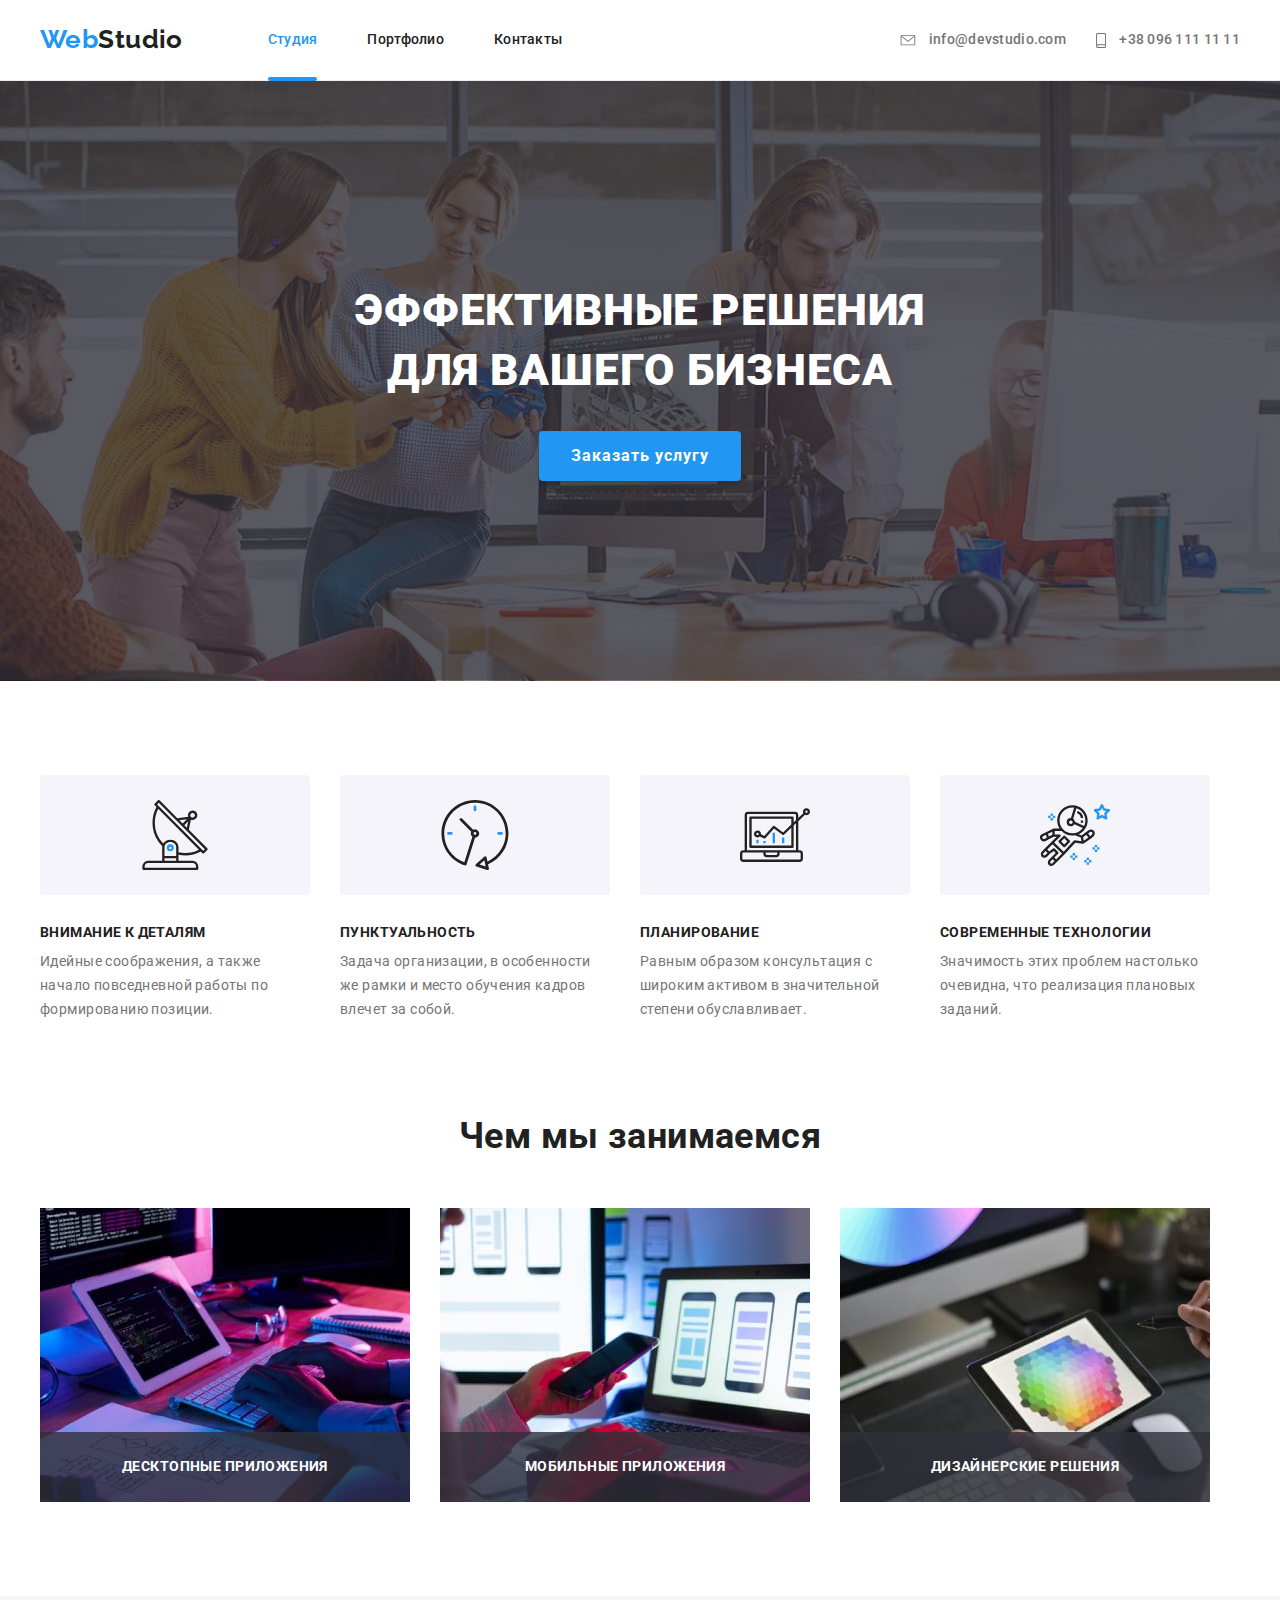
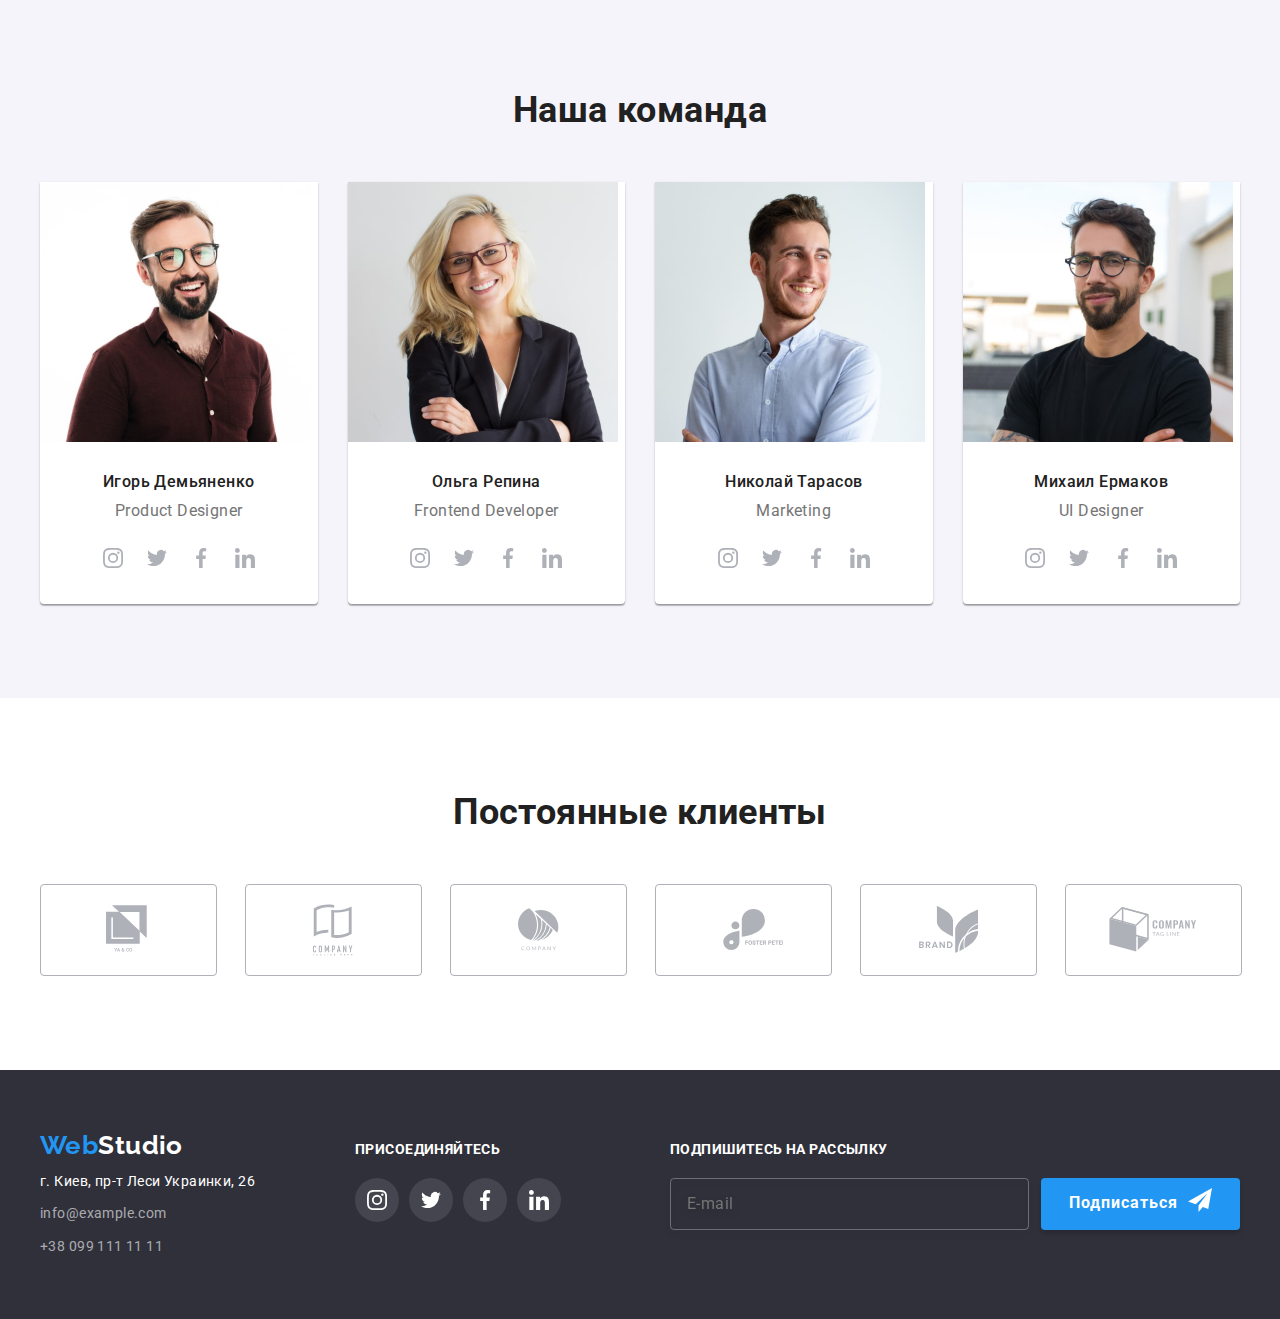
<file: index.html>
<!DOCTYPE html>
<html lang="ru">
  <head>
    <meta charset="UTF-8" />
    <meta name="viewport" content="width=device-width, initial-scale=1.0" />
    <title>goit-markup-hw-05</title>
    <link
      href="https://fonts.googleapis.com/css2?family=Raleway:wght@700&family=Roboto:wght@400;500;700;900&display=swap"
      rel="stylesheet"
    />
    <link rel="stylesheet" href="./css/main.min.css" />
  </head>
  <body>
    <!--Шапка-->
    <header class="page-header">
      <div class="container main-nav">
        <nav class="menu-nav">
          <a href="./index.html" class="logo"
            ><span class="text">Web</span>Studio</a
          >
          <ul class="site-nav list">
            <li class="item current">
              <a href="./index.html" class="link">Студия</a>
            </li>
            <li class="item">
              <a href="./portfolio.html" class="link">Портфолио</a>
            </li>
            <li class="item">
              <a href="" class="link">Контакты</a>
            </li>
          </ul>
        </nav>
        <ul class="contact-nav list">
          <li class="item">
            <a href="mailto:info@devstudio.com" class="link">
              <svg class="link-icon icon-envelope">
                <use href="./images/sprint.svg#icon-envelope"></use>
              </svg>
              info@devstudio.com
            </a>
          </li>
          <li class="item">
            <a href="tel:+380961111111" class="link">
              <svg class="link-icon icon-smartphone">
                <use href="./images/sprint.svg#icon-smartphone"></use>
              </svg>
              +38 096 111 11 11
            </a>
          </li>
        </ul>
      </div>
    </header>
    <main>
      <!--Герой-->
      <div class="overlay">
        <section class="hero">
          <h1 class="hero-title">
            эффективные решения для вашего бизнеса
          </h1>
          <button class="btn" type="button" data-modal-open>
            Заказать услугу
          </button>
        </section>
      </div>
      <!--Преимущества-->
      <section class="section feature-section">
        <div class="container">
          <h2 class="section-title invisible">Наши преимущества</h2>
          <ul class="feature-list list">
            <li class="item">
              <div class="icon-feature">
                <svg class="antenna">
                  <use href="./images/sprint.svg#icon-antenna1"></use>
                </svg>
              </div>
              <h3 class="title">Внимание к деталям</h3>
              <p class="text">
                Идейные соображения, а также начало повседневной работы по
                формированию позиции.
              </p>
            </li>
            <li class="item">
              <div class="icon-feature">
                <svg class="antenna">
                  <use
                    href="./images/sprint.svg#icon-clock1"
                    width="70px"
                    height="70px"
                  ></use>
                </svg>
              </div>
              <h3 class="title">Пунктуальность</h3>
              <p class="text">
                Задача организации, в особенности же рамки и место обучения
                кадров влечет за собой.
              </p>
            </li>
            <li class="item">
              <div class="icon-feature">
                <svg class="antenna">
                  <use
                    href="./images/sprint.svg#icon-diagram1"
                    width="70px"
                    height="70px"
                  ></use>
                </svg>
              </div>
              <h3 class="title">Планирование</h3>
              <p class="text">
                Равным образом консультация с широким активом в значительной
                степени обуславливает.
              </p>
            </li>
            <li class="item">
              <div class="icon-feature">
                <svg class="antenna">
                  <use
                    href="./images/sprint.svg#icon-astronaut1"
                    width="70px"
                    height="70px"
                  ></use>
                </svg>
              </div>
              <h3 class="title">Современные технологии</h3>
              <p class="text">
                Значимость этих проблем настолько очевидна, что реализация
                плановых заданий.
              </p>
            </li>
          </ul>
        </div>
      </section>
      <!--Чем мы занимаемся-->
      <section class="section">
        <div class="container work">
          <h2 class="section-title">Чем мы занимаемся</h2>
          <ul class="work-list list">
            <li class="item">
              <img
                src="./images/img05.jpg"
                alt="Десктопные приложения"
                width="370"
                height="294"
              />
              <h3 class="title">Десктопные приложения</h3>
            </li>
            <li class="item">
              <img
                src="./images/img06.jpg"
                alt="Мобильные приложения"
                width="370"
                height="294"
              />
              <h3 class="title">Мобильные приложения</h3>
            </li>
            <li class="item">
              <img
                src="./images/img07.jpg"
                alt="Дизайнерские решения"
                width="370"
                height="294"
              />
              <h3 class="title">Дизайнерские решения</h3>
            </li>
          </ul>
        </div>
      </section>
      <!--Наша команда-->
      <section class="section team">
        <div class="container">
          <h2 class="section-title">Наша команда</h2>
          <ul class="team-list list">
            <li class="item">
              <img
                class="photo"
                src="./images/img01.jpg"
                alt="Игорь Демьяненко"
                width="270"
                height="260"
              />
              <div class="team-inform">
                <h3 class="title">Игорь Демьяненко</h3>
                <p class="text">Product Designer</p>
                <ul class="socials list">
                  <li class="socials-link">
                    <a href="#" class="link" aria-label="ссылка на instagram">
                      <svg class="icon-socials">
                        <use href="./images/sprint.svg#icon-instagram"></use>
                      </svg>
                    </a>
                  </li>
                  <li class="socials-link">
                    <a href="#" class="link" aria-label="ссылка на twitter">
                      <svg class="icon-socials">
                        <use href="./images/sprint.svg#icon-twitter"></use>
                      </svg>
                    </a>
                  </li>
                  <li class="socials-link">
                    <a href="#" class="link" aria-label="ссылка на facebook">
                      <svg class="icon-socials">
                        <use href="./images/sprint.svg#icon-facebook"></use>
                      </svg>
                    </a>
                  </li>
                  <li class="socials-link">
                    <a href="#" class="link" aria-label="ссылка на linkedin">
                      <svg class="icon-socials">
                        <use href="./images/sprint.svg#icon-linkedin"></use>
                      </svg>
                    </a>
                  </li>
                </ul>
              </div>
            </li>
            <li class="item">
              <img
                class="photo"
                src="./images/img02.jpg"
                alt="Ольга Репина"
                width="270"
                height="260"
              />
              <div class="team-inform">
                <h3 class="title">Ольга Репина</h3>
                <p class="text">Frontend Developer</p>
                <ul class="socials list">
                  <li class="socials-link">
                    <a href="#" class="link" aria-label="ссылка на instagram">
                      <svg class="icon-socials">
                        <use href="./images/sprint.svg#icon-instagram"></use>
                      </svg>
                    </a>
                  </li>
                  <li class="socials-link">
                    <a href="" class="link" aria-label="ссылка на twitter">
                      <svg class="icon-socials">
                        <use href="./images/sprint.svg#icon-twitter"></use>
                      </svg>
                    </a>
                  </li>
                  <li class="socials-link">
                    <a href="#" class="link" aria-label="ссылка на facebook">
                      <svg class="icon-socials">
                        <use href="./images/sprint.svg#icon-facebook"></use>
                      </svg>
                    </a>
                  </li>
                  <li class="socials-link">
                    <a href="#" class="link" aria-label="ссылка на linkedin">
                      <svg class="icon-socials">
                        <use href="./images/sprint.svg#icon-linkedin"></use>
                      </svg>
                    </a>
                  </li>
                </ul>
              </div>
            </li>
            <li class="item">
              <img
                class="photo"
                src="./images/img03.jpg"
                alt="Николай Тарасов"
                width="270"
                height="260"
              />
              <div class="team-inform">
                <h3 class="title">Николай Тарасов</h3>
                <p class="text">Marketing</p>
                <ul class="socials list">
                  <li class="socials-link">
                    <a href="#" class="link" aria-label="ссылка на instagram">
                      <svg class="icon-socials">
                        <use href="./images/sprint.svg#icon-instagram"></use>
                      </svg>
                    </a>
                  </li>
                  <li class="socials-link">
                    <a href="#" class="link" aria-label="ссылка на twitter">
                      <svg class="icon-socials">
                        <use href="./images/sprint.svg#icon-twitter"></use>
                      </svg>
                    </a>
                  </li>
                  <li class="socials-link">
                    <a href="#" class="link" aria-label="ссылка на facebook">
                      <svg class="icon-socials">
                        <use href="./images/sprint.svg#icon-facebook"></use>
                      </svg>
                    </a>
                  </li>
                  <li class="socials-link">
                    <a href="#" class="link" aria-label="ссылка на linkedin">
                      <svg class="icon-socials">
                        <use href="./images/sprint.svg#icon-linkedin"></use>
                      </svg>
                    </a>
                  </li>
                </ul>
              </div>
            </li>
            <li class="item">
              <img
                class="photo"
                src="./images/img04.jpg"
                alt="Михаил Ермаков"
                width="270"
                height="260"
              />
              <div class="team-inform">
                <h3 class="title">Михаил Ермаков</h3>
                <p class="text">UI Designer</p>
                <ul class="socials list">
                  <li class="socials-link">
                    <a href="#" class="link" aria-label="ссылка на instagram">
                      <svg class="icon-socials">
                        <use href="./images/sprint.svg#icon-instagram"></use>
                      </svg>
                    </a>
                  </li>
                  <li class="socials-link">
                    <a href="#" class="link" aria-label="ссылка на twitter">
                      <svg class="icon-socials">
                        <use href="./images/sprint.svg#icon-twitter"></use>
                      </svg>
                    </a>
                  </li>
                  <li class="socials-link">
                    <a href="#" class="link" aria-label="ссылка на facebook">
                      <svg class="icon-socials">
                        <use href="./images/sprint.svg#icon-facebook"></use>
                      </svg>
                    </a>
                  </li>
                  <li class="socials-link">
                    <a href="#" class="link" aria-label="ссылка на linkedin">
                      <svg class="icon-socials">
                        <use href="./images/sprint.svg#icon-linkedin"></use>
                      </svg>
                    </a>
                  </li>
                </ul>
              </div>
            </li>
          </ul>
        </div>
      </section>
      <!-- постоянные клиенты -->
      <section class="section">
        <div class="container">
          <h2 class="section-title">Постоянные клиенты</h2>
          <ul class="client-list list">
            <li class="item">
              <a class="link-customer" href="#">
                <svg class="icon-customer" width="45" height="50">
                  <use href="./images/sprint.svg#icon-customer1"></use>
                </svg>
              </a>
            </li>
            <li class="item">
              <a class="link-customer" href="#"
                ><svg class="icon-customer" width="40" height="52">
                  <use href="./images/sprint.svg#icon-customer2"></use>
                </svg>
              </a>
            </li>
            <li class="item">
              <a class="link-customer" href="#"
                ><svg class="icon-customer" width="41" height="43">
                  <use href="./images/sprint.svg#icon-customer3"></use>
                </svg>
              </a>
            </li>
            <li class="item">
              <a class="link-customer" href="#"
                ><svg class="icon-customer" width="80" height="42">
                  <use href="./images/sprint.svg#icon-customer4"></use>
                </svg>
              </a>
            </li>
            <li class="item">
              <a class="link-customer" href="#"
                ><svg class="icon-customer" width="59" height="47">
                  <use href="./images/sprint.svg#icon-customer5"></use>
                </svg>
              </a>
            </li>
            <li class="item">
              <a class="link-customer" href="#"
                ><svg class="icon-customer" width="88" height="45">
                  <use href="./images/sprint.svg#icon-customer6"></use>
                </svg>
              </a>
            </li>
          </ul>
        </div>
      </section>
    </main>
    <footer class="footer-page">
      <div class="container">
        <div class="address">
          <a class="home-page" href="./index.html"
            ><span class="text">Web</span>Studio</a
          >
          <address class="address-text">
            <span class="text">г. Киев, пр-т Леси Украинки, 26 </span>
            <a href="mailto:info@example.com" class="link">info@example.com</a>
            <a href="tel:+380991111111" class="link">+38 099 111 11 11</a>
          </address>
        </div>
        <div class="socials-link">
          <b class="title-link">присоединяйтесь</b>
          <ul class="socials-list list">
            <li class="item footer-item">
              <a href="#" class="link" aria-label="ссылка на instagram">
                <svg class="footer-icon">
                  <use href="./images/sprint.svg#icon-instagram"></use>
                </svg>
              </a>
            </li>
            <li class="item footer-item">
              <a href="#" class="link" aria-label="ссылка на twitter">
                <svg class="footer-icon">
                  <use href="./images/sprint.svg#icon-twitter"></use>
                </svg>
              </a>
            </li>
            <li class="item footer-item">
              <a href="#" class="link" aria-label="ссылка на facebook">
                <svg class="footer-icon">
                  <use href="./images/sprint.svg#icon-facebook"></use>
                </svg>
              </a>
            </li>
            <li class="item footer-item">
              <a href="#" class="link" aria-label="ссылка на linkedin">
                <svg class="footer-icon">
                  <use href="./images/sprint.svg#icon-linkedin"></use>
                </svg>
              </a>
            </li>
          </ul>
        </div>
        <div class="subscription">
          <b class="text">Подпишитесь на рассылку</b>
          <form class="subscription-box js-speaker-form">
            <input
              type="email"
              name="email"
              id="email"
              placeholder="E-mail"
              class="email-input"
              autocomplete="off"
            />
            <button type="submit" class="btn-submit">
              Подписаться
              <svg class="icon-telegram">
                <use href="./images/sprint.svg#icon-icontelegram"></use>
              </svg>
            </button>
          </form>
        </div>
      </div>
    </footer>

    <!-- ===== МОДАЛЬНОЕ ОКНО ===== -->
    <div class="is-hidden backdrop" data-modal>
      <div class="modal-open-content">
        <button class="button-close-modal" data-modal-close>
          <svg class="icon-close">
            <use href="./images/sprint.svg#icon-icon-close"></use>
          </svg>
        </button>
        <h2 class="modal-title">Оставьте свои данные, мы вам перезвоним</h2>

        <form class="js-speaker-form" data-modal-open autocomplete="off">
          <div class="modal-form-field">
            <label class="modal-form-title" for="name">Имя</label>
            <input
              type="text"
              class="modal-input-text"
              name="user-name"
              id="name"
            />
            <svg class="modal-icon-black">
              <use href="./images/sprint.svg#icon-person-black"></use>
            </svg>
          </div>
          <div class="modal-form-field">
            <label class="modal-form-title" for="tel">Телефон</label>
            <input
              type="tel"
              class="modal-input-text"
              name="user-phone"
              id="tel"
            />
            <svg class="modal-icon-black">
              <use href="./images/sprint.svg#icon-phone-black"></use>
            </svg>
          </div>
          <div class="modal-form-field">
            <label class="modal-form-title" for="modal-email">Почта</label>
            <input
              type="email"
              class="modal-input-text"
              name="user-email"
              id="modal-email"
            />
            <svg class="modal-icon-black">
              <use href="./images/sprint.svg#icon-email-black"></use>
            </svg>
          </div>
          <div class="modal-form-field">
            <label class="modal-form-title" for="massage">Комментарий</label>
            <textarea
              class="modal-texteria-text"
              name="user-massage"
              id="massage"
              placeholder="Введите текст"
            ></textarea>
          </div>
          <div class="modal-checkbox">
            <label class="lable">
              <input class="checkbox" type="checkbox" name="policy" />
              <span class="checkbox-icon">
                <svg class="icon-ok" width="11" height="8">
                  <use href="./images/sprint.svg#icon-icon-ok"></use>
                </svg>
              </span>
              Соглашаюсь с рассылкой и принимаю
              <a class="checkbox-link" href="#">Условия договора</a>
            </label>
          </div>
          <button type="submit" class="modal-btn-submit">
            Отправить
          </button>
        </form>
      </div>
    </div>
    <script src="./js/modal.js"></script>
    <!-- ===== JS для форм ======= -->
    <script src="./js/form.js"></script>
  </body>
</html>
</file>
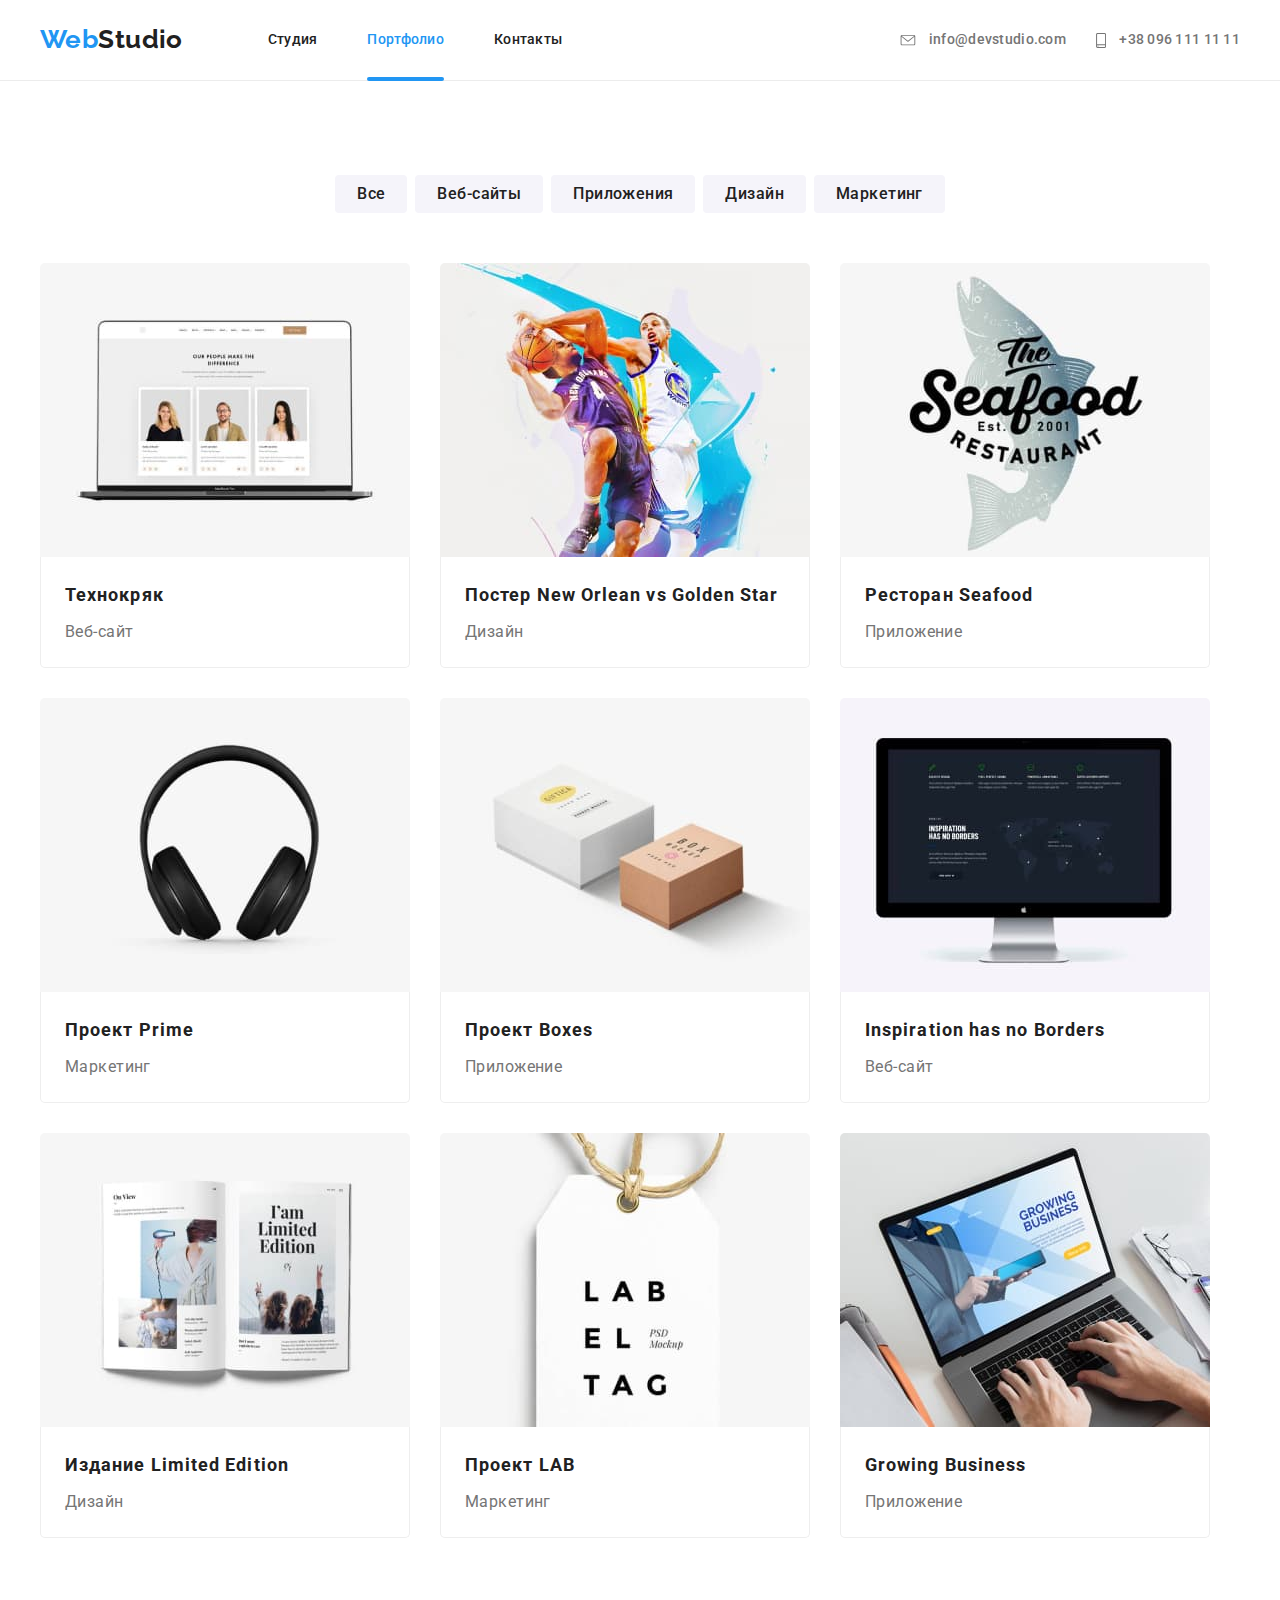
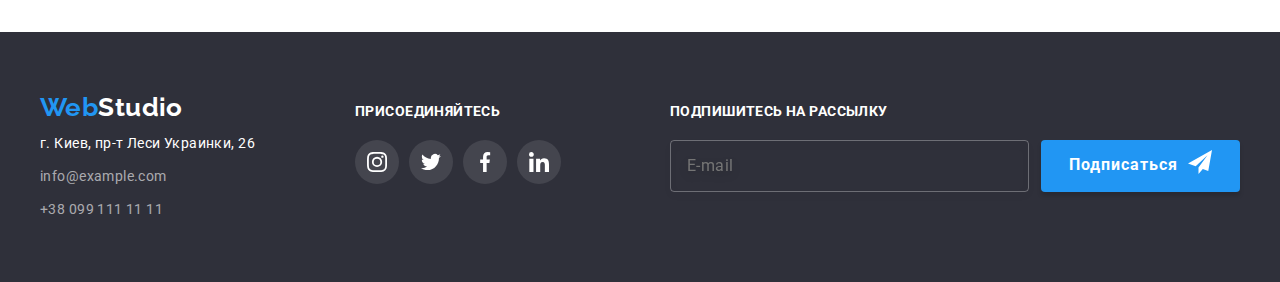
<file: portfolio.html>
<!DOCTYPE html>
<html lang="ru">
  <head>
    <meta charset="UTF-8" />
    <meta name="viewport" content="width=device-width, initial-scale=1.0" />
    <title>goit-markup-hw-05</title>
    <link
      href="https://fonts.googleapis.com/css2?family=Raleway:wght@700&family=Roboto:wght@400;500;700;900&display=swap"
      rel="stylesheet"
    />
    <link rel="stylesheet" href="./css/main.min.css" />
  </head>
  <body>
    <!--Шапка-->
    <header class="page-header">
      <div class="container main-nav">
        <nav class="menu-nav">
          <a href="./index.html" class="logo"
            ><span class="text">Web</span>Studio</a
          >
          <ul class="site-nav list">
            <li class="item"><a href="./index.html" class="link">Студия</a></li>
            <li class="item current">
              <a href="./portfolio.html" class="link">Портфолио</a>
            </li>
            <li class="item"><a href="" class="link">Контакты</a></li>
          </ul>
        </nav>
        <ul class="contact-nav list">
          <li class="item">
            <a href="mailto:info@devstudio.com" class="link">
              <svg class="link-icon icon-envelope">
                <use href="./images/sprint.svg#icon-envelope"></use>
              </svg>
              info@devstudio.com
            </a>
          </li>
          <li class="item">
            <a href="tel:+380961111111" class="link">
              <svg class="link-icon icon-smartphone">
                <use href="./images/sprint.svg#icon-smartphone"></use>
              </svg>
              +38 096 111 11 11
            </a>
          </li>
        </ul>
      </div>
    </header>
    <main>
      <section class="filter section">
        <div class="container">
          <h1 class="invisible">наши работы</h1>
          <ul class="filter-menu list">
            <li class="item">
              <button type="button" class="button">Все</button>
            </li>
            <li class="item">
              <button type="button" class="button">Веб-сайты</button>
            </li>
            <li class="item">
              <button type="button" class="button">Приложения</button>
            </li>
            <li class="item">
              <button type="button" class="button">Дизайн</button>
            </li>
            <li class="item">
              <button type="button" class="button">Маркетинг</button>
            </li>
          </ul>
          <ul class="project-list list">
            <li class="item">
              <div class="card">
                <a href="#" class="link"
                  ><div class="card-image">
                    <img
                      src="./images/img08.jpg"
                      alt="ноутбук с приложением"
                      width="370"
                      height="294"
                    />
                    <p class="text">
                      Технокряк это современная площадка распространения
                      коронавируса. Компании используют эту платформу для
                      цифрового шпионажа и атак на защищённые сервера
                      конкурентов.
                    </p>
                  </div>
                  <div class="card-content">
                    <h3 class="title-card">Технокряк</h3>
                    <p class="desc">Веб-сайт</p>
                  </div>
                </a>
              </div>
            </li>
            <li class="item">
              <div class="card">
                <a href="#" class="link">
                  <div class="card-image">
                    <img
                      src="./images/img09.jpg"
                      alt="постер с дизайном"
                      width="370"
                      height="294"
                    />
                    <p class="text">
                      Технокряк это современная площадка распространения
                      коронавируса. Компании используют эту платформу для
                      цифрового шпионажа и атак на защищённые сервера
                      конкурентов.
                    </p>
                  </div>

                  <div class="card-content">
                    <h3 class="title-card">Постер New Orlean vs Golden Star</h3>
                    <p class="desc">Дизайн</p>
                  </div>
                </a>
              </div>
            </li>
            <li class="item">
              <div class="card">
                <a href="#" class="link">
                  <div class="card-image">
                    <img
                      src="./images/img010.jpg"
                      alt="фото приложения для ресторана"
                      width="370"
                      height="294"
                    />

                    <p class="text">
                      Технокряк это современная площадка распространения
                      коронавируса. Компании используют эту платформу для
                      цифрового шпионажа и атак на защищённые сервера
                      конкурентов.
                    </p>
                  </div>
                  <div class="card-content">
                    <h3 class="title-card">Ресторан Seafood</h3>
                    <p class="desc">Приложение</p>
                  </div>
                </a>
              </div>
            </li>
            <li class="item">
              <div class="card">
                <a href="#" class="link">
                  <div class="card-image">
                    <img
                      src="./images/img011.jpg"
                      alt="приложение для ресторана"
                      width="370"
                      height="294"
                    />
                    <p class="text">
                      Технокряк это современная площадка распространения
                      коронавируса. Компании используют эту платформу для
                      цифрового шпионажа и атак на защищённые сервера
                      конкурентов.
                    </p>
                  </div>
                  <div class="card-content">
                    <h3 class="title-card">Проект Prime</h3>
                    <p class="desc">Маркетинг</p>
                  </div>
                </a>
              </div>
            </li>
            <li class="item">
              <div class="card">
                <a href="#" class="link">
                  <div class="card-image">
                    <img
                      src="./images/img012.jpg"
                      alt="фото приложения"
                      width="370"
                      height="294"
                    />
                    <p class="text">
                      Технокряк это современная площадка распространения
                      коронавируса. Компании используют эту платформу для
                      цифрового шпионажа и атак на защищённые сервера
                      конкурентов.
                    </p>
                  </div>
                  <div class="card-content">
                    <h3 class="title-card">Проект Boxes</h3>
                    <p class="desc">Приложение</p>
                  </div>
                </a>
              </div>
            </li>
            <li class="item">
              <div class="card">
                <a href="#" class="link">
                  <div class="card-image">
                    <img
                      src="./images/img013.jpg"
                      alt="пример веб-сайта"
                      width="370"
                      height="294"
                    />
                    <p class="text">
                      Технокряк это современная площадка распространения
                      коронавируса. Компании используют эту платформу для
                      цифрового шпионажа и атак на защищённые сервера
                      конкурентов.
                    </p>
                  </div>
                  <div class="card-content">
                    <h3 class="title-card">Inspiration has no Borders</h3>
                    <p class="desc">Веб-сайт</p>
                  </div>
                </a>
              </div>
            </li>
            <li class="item">
              <div class="card">
                <a href="#" class="link">
                  <div class="card-image">
                    <img
                      src="./images/img014.jpg"
                      alt="пример дизайн для журнала"
                      width="370"
                      height="294"
                    />
                    <p class="text">
                      Технокряк это современная площадка распространения
                      коронавируса. Компании используют эту платформу для
                      цифрового шпионажа и атак на защищённые сервера
                      конкурентов.
                    </p>
                  </div>
                  <div class="card-content">
                    <h3 class="title-card">Издание Limited Edition</h3>
                    <p class="desc">Дизайн</p>
                  </div>
                </a>
              </div>
            </li>
            <li class="item">
              <div class="card">
                <a href="#" class="link">
                  <div class="card-image">
                    <img
                      src="./images/img015.jpg"
                      alt="проект маркенига Лаб"
                      width="370"
                      height="294"
                    />
                    <p class="text">
                      Технокряк это современная площадка распространения
                      коронавируса. Компании используют эту платформу для
                      цифрового шпионажа и атак на защищённые сервера
                      конкурентов.
                    </p>
                  </div>
                  <div class="card-content">
                    <h3 class="title-card">Проект LAB</h3>
                    <p class="desc">Маркетинг</p>
                  </div>
                </a>
              </div>
            </li>
            <li class="item">
              <div class="card">
                <a href="#" class="link">
                  <div class="card-image">
                    <img
                      src="./images/img016.jpg"
                      alt="приложение для ноутбука"
                      width="370"
                      height="294"
                    />
                    <p class="text">
                      Технокряк это современная площадка распространения
                      коронавируса. Компании используют эту платформу для
                      цифрового шпионажа и атак на защищённые сервера
                      конкурентов.
                    </p>
                  </div>
                  <div class="card-content">
                    <h3 class="title-card">Growing Business</h3>
                    <p class="desc">Приложение</p>
                  </div>
                </a>
              </div>
            </li>
          </ul>
        </div>
      </section>
    </main>
    <footer class="footer-page">
      <div class="container">
        <div class="address">
          <a class="home-page" href="./index.html"
            ><span class="text">Web</span>Studio</a
          >
          <address class="address-text">
            <span class="text">г. Киев, пр-т Леси Украинки, 26 </span>
            <a href="mailto:info@example.com" class="link">info@example.com</a>
            <a href="tel:+380991111111" class="link">+38 099 111 11 11</a>
          </address>
        </div>
        <div class="socials-link">
          <b class="title-link">присоединяйтесь</b>
          <ul class="socials-list list">
            <li class="item footer-item">
              <a href="#" class="link" aria-label="ссылка на instagram">
                <svg class="footer-icon">
                  <use href="./images/sprint.svg#icon-instagram"></use>
                </svg>
              </a>
            </li>
            <li class="item footer-item">
              <a href="#" class="link" aria-label="ссылка на twitter">
                <svg class="footer-icon">
                  <use href="./images/sprint.svg#icon-twitter"></use>
                </svg>
              </a>
            </li>
            <li class="item footer-item">
              <a href="#" class="link" aria-label="ссылка на facebook">
                <svg class="footer-icon">
                  <use href="./images/sprint.svg#icon-facebook"></use>
                </svg>
              </a>
            </li>
            <li class="item footer-item">
              <a href="#" class="link" aria-label="ссылка на linkedin">
                <svg class="footer-icon">
                  <use href="./images/sprint.svg#icon-linkedin"></use>
                </svg>
              </a>
            </li>
          </ul>
        </div>
        <div class="subscription">
          <b class="text">Подпишитесь на рассылку</b>
          <form class="subscription-box js-speaker-form">
            <input
              type="email"
              name="email"
              id="email"
              placeholder="E-mail"
              class="email-input"
              autocomplete="off"
            />
            <button type="submit" class="btn-submit">
              Подписаться
              <svg class="icon-telegram">
                <use href="./images/sprint.svg#icon-icontelegram"></use>
              </svg>
            </button>
          </form>
        </div>
      </div>
    </footer>
  </body>
</html>
</file>
<file: css/main.min.css>
/*! normalize.css v8.0.1 | MIT License | github.com/necolas/normalize.css */html{line-height:1.15;-webkit-text-size-adjust:100%}body{margin:0}main{display:block}h1{font-size:2em;margin:0.67em 0}hr{box-sizing:content-box;height:0;overflow:visible}pre{font-family:monospace, monospace;font-size:1em}a{background-color:transparent}abbr[title]{border-bottom:none;text-decoration:underline;text-decoration:underline dotted}b,strong{font-weight:bolder}code,kbd,samp{font-family:monospace, monospace;font-size:1em}small{font-size:80%}sub,sup{font-size:75%;line-height:0;position:relative;vertical-align:baseline}sub{bottom:-0.25em}sup{top:-0.5em}img{border-style:none}button,input,optgroup,select,textarea{font-family:inherit;font-size:100%;line-height:1.15;margin:0}button,input{overflow:visible}button,select{text-transform:none}button,[type="button"],[type="reset"],[type="submit"]{-webkit-appearance:button}button::-moz-focus-inner,[type="button"]::-moz-focus-inner,[type="reset"]::-moz-focus-inner,[type="submit"]::-moz-focus-inner{border-style:none;padding:0}button:-moz-focusring,[type="button"]:-moz-focusring,[type="reset"]:-moz-focusring,[type="submit"]:-moz-focusring{outline:1px dotted ButtonText}fieldset{padding:0.35em 0.75em 0.625em}legend{box-sizing:border-box;color:inherit;display:table;max-width:100%;padding:0;white-space:normal}progress{vertical-align:baseline}textarea{overflow:auto}[type="checkbox"],[type="radio"]{box-sizing:border-box;padding:0}[type="number"]::-webkit-inner-spin-button,[type="number"]::-webkit-outer-spin-button{height:auto}[type="search"]{-webkit-appearance:textfield;outline-offset:-2px}[type="search"]::-webkit-search-decoration{-webkit-appearance:none}::-webkit-file-upload-button{-webkit-appearance:button;font:inherit}details{display:block}summary{display:list-item}template{display:none}[hidden]{display:none}body{background-color:#fff;color:#757575;font-family:roboto, sans-serif;letter-spacing:0.03em;font-weight:400;font-size:14px;line-height:1.71}.list{list-style:none;margin:0;padding:0}img{display:block;max-width:100%;height:auto}a{text-decoration:none}.invisible{display:none}button{cursor:pointer}.container{width:1200px;padding-left:15px;padding-right:15px;margin:0 auto}.section{padding-top:94px;padding-bottom:94px}.section .section-title{margin-top:0;margin-bottom:50px;color:#212121;font-weight:700;font-size:36px;line-height:1.16;text-align:center}.section .title{margin-top:0;margin-bottom:10px;color:#212121;font-weight:700;font-size:14px;line-height:1.14;text-transform:uppercase}.logo{display:inline-block;color:#212121;font-family:Raleway;font-weight:700;font-size:26px;line-height:1.2;text-decoration:none;transition:250ms cubic-bezier(0.4, 0, 0.2, 1)}.logo:hover,.logo:focus{color:#2196f3}.logo .text{color:#2196f3}.backdrop{position:fixed;left:0px;top:0px;width:100%;height:100%;opacity:1;background:rgba(0,0,0,0.2);transition:250ms cubic-bezier(0.4, 0, 0.2, 1);overflow-y:scroll}.modal-open-content{position:absolute;max-width:528px;padding:40px;left:50%;top:50%;transform:translate(-50%, -50%);transition:250ms cubic-bezier(0.4, 0, 0.2, 1);background:#ffffff;box-shadow:0px 1px 3px rgba(0,0,0,0.12),0px 1px 1px rgba(0,0,0,0.14),0px 2px 1px rgba(0,0,0,0.2);border-radius:4px}.is-hidden .modal-open-content{transform:translateX(-300%)}.modal-open-content .modal-title{font-style:normal;font-weight:700;font-size:20px;line-height:1.15;text-align:center;letter-spacing:0.03em;color:#212121;margin-top:0px;margin-bottom:12px}.is-hidden{opacity:0;visibility:hidden;pointer-events:none}.button-close-modal{display:flex;justify-content:center;align-items:center;position:absolute;top:8px;right:8px;width:30px;height:30px;border-radius:50%;border:1px solid rgba(0,0,0,0.1);background:#ffffff;cursor:pointer}.icon-close{width:11px;height:11px}.icon-close:hover,.icon-close:focus{fill:#2196f3}.modal-form-field{position:relative;display:flex;flex-direction:column}.modal-form-field:not(:nth-last-child(1)){margin-bottom:10px}.modal-form-field:last-child{margin-bottom:20px}.modal-form-title{margin-bottom:4px;font-size:12px;line-height:1.17;letter-spacing:0.01em}.modal-input-text{padding-top:12px;padding-bottom:12px;padding-left:42px;padding-right:42px;border:1px solid rgba(33,33,33,0.2);border-radius:4px}.modal-input-text:focus{outline:none;border:1px solid #2196f3}.modal-texteria-text{display:flex;height:120px;padding-top:12px;padding-bottom:12px;padding-left:16px;padding-right:16px;border:1px solid rgba(33,33,33,0.2);border-radius:4px;resize:none}.modal-texteria-text:focus{outline:none;border:1px solid #2196f3}.modal-checkbox{margin-bottom:30px}.checkbox{appearance:none;position:absolute}.lable{text-align:center;cursor:pointer}.checkbox-icon{display:inline-flex;justify-content:center;align-items:center;width:16px;height:15px;border:1.5px solid #2a2a2a;border-radius:2px;margin-right:7px;box-sizing:border-box}.checkbox:checked+.checkbox-icon{background-color:#2196f3;border-color:#2196f3}.checkbox-link{margin-left:5px;color:#2196f3;text-decoration:underline}.modal-btn-submit{margin:auto;padding-top:10px;padding-bottom:10px;padding-left:55px;padding-right:55px;font-weight:700;font-size:16px;line-height:1.87;display:flex;letter-spacing:0.06em;cursor:pointer;color:#fff;background-color:#2196f3;box-shadow:0px 4px 4px rgba(0,0,0,0.15);border-radius:4px;border:0}.modal-icon-black{position:absolute;left:12px;bottom:11px;width:18px;height:18px;fill:#212121}.modal-input-text:focus ~ .modal-icon-black{fill:#2196f3}.socials{display:flex;margin:0 auto;justify-content:center}.socials-link .link{display:flex;justify-content:center;align-items:center;margin:0 auto;width:44px;height:44px;border-radius:50%;transition:250ms cubic-bezier(0.4, 0, 0.2, 1)}.socials-link .link+.socials-link{margin-left:10px}.socials-link .link:hover,.socials-link .link:focus{background-color:#2196f3}.icon-socials{display:flex;fill:#afb1b8;width:20px;height:20px;transition:250ms cubic-bezier(0.4, 0, 0.2, 1)}.socials-link .link:hover .icon-socials,.socials-link .link:focus .icon-socials{fill:#fff}.main-nav{display:flex;align-items:center;padding-top:0;padding-bottom:0}.menu-nav{display:flex;align-items:center}.page-header{border-bottom:1px solid #ececec}.site-nav{display:flex;margin-left:85px}.site-nav .item+.item{margin-left:50px}.site-nav .item{display:flex}.site-nav .link{display:block;padding-top:32px;padding-bottom:32px;color:#212121;font-weight:500;font-size:14px;line-height:1.14;letter-spacing:0.02em;text-decoration:none;position:relative;transition:250ms cubic-bezier(0.4, 0, 0.2, 1)}.site-nav .link::after{display:block;width:-webkit-fill-available;content:"";height:4px;background-color:#2196f3;border-radius:2px;position:absolute;right:0;bottom:-1px;opacity:0;transition:250ms cubic-bezier(0.4, 0, 0.2, 1)}.site-nav .link:hover,.site-nav .link:focus{color:#2196f3}.site-nav .link:hover::after,.site-nav .link:focus::after{opacity:1}.current .link{color:#2196f3}.current .link::after{opacity:1}.contact-nav{display:flex;margin-left:auto}.contact-nav .item+.item{margin-left:30px}.contact-nav .link{color:#757575;font-weight:500;font-size:14px;line-height:1.14;letter-spacing:0.02em;text-decoration:none;transition:250ms cubic-bezier(0.4, 0, 0.2, 1)}.contact-nav .link:hover,.contact-nav .link:focus{color:#2196f3}.link-icon{fill:currentColor;vertical-align:middle}.icon-envelope{width:16px;height:11px;margin-right:10px}.icon-smartphone{width:10px;height:15px;margin-right:10px}.hero{width:672px;letter-spacing:0.06em;text-align:center;color:#fff}.hero .hero-title{max-width:100%;margin-top:0;margin-bottom:30px;font-weight:900;font-size:44px;line-height:1.36;text-transform:uppercase}.btn{border-radius:4px;border:0;background:#2196f3;box-shadow:0px 4px 4px rgba(0,0,0,0.15);padding:10px 32px;color:#fff;font-weight:700;font-size:16px;line-height:1.87;letter-spacing:0.06em}.overlay{display:flex;justify-content:center;max-width:1600px;margin-left:auto;margin-right:auto;background-repeat:no-repeat;background-position:center;background-size:cover;background-image:linear-gradient(to right, rgba(47,48,58,0.8), rgba(47,48,58,0.8)),url(../images/header.jpg);padding-top:200px;padding-bottom:200px;background-color:#c4c4c4}.feature-section{display:flex;padding-bottom:0}.feature-list{display:flex}.feature-list .text{margin:0}.feature-list .item{display:flex;flex-direction:column;width:270px}.feature-list .item+.item{margin-left:30px}.icon-feature{display:flex;justify-content:center;align-items:center;width:100%;padding-top:25px;padding-bottom:25px;background-color:#f5f4fa;border-radius:4px;margin-bottom:30px}.antenna{display:flex;width:70px;height:70px}.work-list{display:flex}.work-list .title{margin-top:0;margin-bottom:0;padding-top:27px;padding-bottom:27px;color:#fff;background-color:rgba(47,48,58,0.8);text-transform:uppercase;text-align:center;position:absolute;bottom:0;right:0;width:100%}.work-list .item{width:370px;position:relative}.work-list .item+.item{margin-left:30px}.work{padding-top:0px}.team{background:#f5f4fa}.team-list{display:flex}.team-list .item{background:#fff;width:calc((100% - 30px * 3) / 4);box-shadow:0px 2px 1px rgba(0,0,0,0.2),0px 1px 1px rgba(0,0,0,0.14),0px 1px 3px rgba(0,0,0,0.12);border-radius:0px 0px 4px 4px}.team-list .item+.item{margin-left:30px}.team-list .title{margin-bottom:10px;color:#212121;font-weight:500;font-size:16px;line-height:1.19;text-transform:none;text-align:center}.team-list .text{margin:0;margin-bottom:16px;font-size:16px;line-height:1.19;text-align:center}.item .photo{display:flex;margin-bottom:30px}.team-inform{padding-bottom:24px}.client-list{display:flex}.client-list .item{width:calc((100% - 30px * 5) / 6)}.client-list .item+.item{margin-left:30px}.link-customer{display:flex;justify-content:center;align-items:center;width:100%;height:90px;border:1px solid #afb1b8;border-radius:4px;transition:250ms cubic-bezier(0.4, 0, 0.2, 1)}.link-customer:hover,.link-customer:focus{border-color:#2196f3}.icon-customer{fill:#afb1b8;transition:250ms cubic-bezier(0.4, 0, 0.2, 1)}.link-customer:hover .icon-customer,.link-customer:focus .icon-customer{fill:#2196f3}.footer-page{padding-top:60px;padding-bottom:60px;color:#fff;background-color:#2f303a}.footer-page .container{display:flex;justify-content:space-between;align-items:baseline}.footer-page .subscription{display:flex;width:570px;flex-direction:column}.footer-page .subscription .text{font-weight:700;font-size:14px;line-height:1.14;letter-spacing:0.03em;text-transform:uppercase;margin-bottom:20px}.address{width:270px}.address .home-page{color:#fff;font-family:Raleway;font-weight:700;font-size:26px;line-height:1.19;text-decoration:none;transition:250ms cubic-bezier(0.4, 0, 0.2, 1)}.address .home-page .text{color:#2196f3}.address .home-page:hover,.address .home-page:focus{color:#2196f3}.address .link{margin-top:9px;color:rgba(255,255,255,0.6);text-decoration:none;transition:250ms cubic-bezier(0.4, 0, 0.2, 1)}.address .link:hover,.address .link:focus{color:#2196f3}.address-text{font-style:normal;display:flex;flex-direction:column}.address-text .text{margin-top:8px}.socials-link .title-link{display:block;margin-bottom:20px;font-weight:700;font-size:14px;line-height:1.14;letter-spacing:0.03em;text-transform:uppercase}.container>.socials-link{width:270px}.socials-list{display:flex}.socials-link>.socials-list .item+.item{margin-left:10px}.footer-item{background-color:rgba(255,255,255,0.1);border-radius:50%;display:flex;width:44px;height:44px;justify-content:center;align-items:center}.footer-icon{fill:#fff;width:20px;height:20px}.subscription-box{display:flex;justify-content:space-between}.email-input{width:100%;padding-top:15px;padding-bottom:15px;padding-left:16px;border:1px solid rgba(255,255,255,0.3);box-sizing:border-box;filter:drop-shadow(0px 4px 4px rgba(0,0,0,0.15));border-radius:4px;font-size:16px;line-height:1.25;display:flex;align-items:center;letter-spacing:0.03em;color:rgba(255,255,255,0.6);background-color:inherit}.btn-submit{margin-left:12px;padding-top:10px;padding-bottom:10px;padding-left:28px;padding-right:28px;font-weight:700;font-size:16px;line-height:1.87;display:flex;letter-spacing:0.06em;color:#fff;background:#2196f3;box-shadow:0px 4px 4px rgba(0,0,0,0.15);border-radius:4px;border:0}.icon-telegram{margin-left:10px;width:24px;height:24px;fill:#fff}.filter-menu{display:flex;justify-content:center;margin-bottom:50px}.filter-menu .button{padding:6px 22px;color:#212121;background-color:#f5f4fa;font-family:inherit;font-weight:500;font-size:16px;line-height:1.63;letter-spacing:inherit;border-style:hidden;border-radius:4px;transition:250ms cubic-bezier(0.4, 0, 0.2, 1)}.filter-menu .button:hover,.filter-menu .button:focus{box-shadow:0px 3px 1px rgba(0,0,0,0.1),0px 1px 2px rgba(0,0,0,0.08),0px 2px 2px rgba(0,0,0,0.12);color:#fff;background-color:#2196f3}.filter-menu .item+.item{margin-left:8px}.project-list{display:flex;flex-wrap:wrap}.project-list .link{display:block;text-decoration:none}.project-list .item{margin-right:30px;margin-bottom:30px}.project-list .item:nth-child(3n){margin-right:0}.project-list .item:nth-last-child(-n+3){margin-bottom:0}.project-list .card{width:370px;overflow:hidden;border-top-left-radius:5px;border-top-right-radius:5px}.project-list .card .card-content{background:#fff;border-left:1px solid #eeeeee;border-right:1px solid #eeeeee;border-bottom:1px solid #eeeeee;box-sizing:border-box;border-bottom-left-radius:5px;border-bottom-right-radius:5px;padding:20px 24px}.project-list .card .card-content .title-card{margin-top:0px;margin-bottom:4px;color:#212121;font-weight:700;font-size:18px;line-height:2;letter-spacing:0.06em}.project-list .card .card-content .desc{margin:0;color:#757575;font-weight:400;font-size:16px;line-height:1.87}.item:hover .card{box-shadow:0px 1px 1px rgba(0,0,0,0.12),0px 4px 4px rgba(0,0,0,0.06),1px 4px 6px rgba(0,0,0,0.16)}.card:hover .card-image .text,.card:hover .card-image::before{transform:translateY(0)}.card-image{position:relative;overflow:hidden}.card-image .text{position:absolute;top:0;left:0;width:100%;height:100%;transform:translateY(100%);transition:250ms cubic-bezier(0.4, 0, 0.2, 1);margin:0;padding-top:63px;padding-bottom:63px;padding-right:24px;padding-left:24px;color:#fff;font-weight:400;font-size:18px;line-height:1.56}.card-image::before{content:"";display:inline-block;position:absolute;width:100%;height:100%;top:0;left:0;transform:translateY(100%);transition:transform 250ms ease;background-color:rgba(33,150,243,0.9)}
/*# sourceMappingURL=main.min.css.map */
</file>
